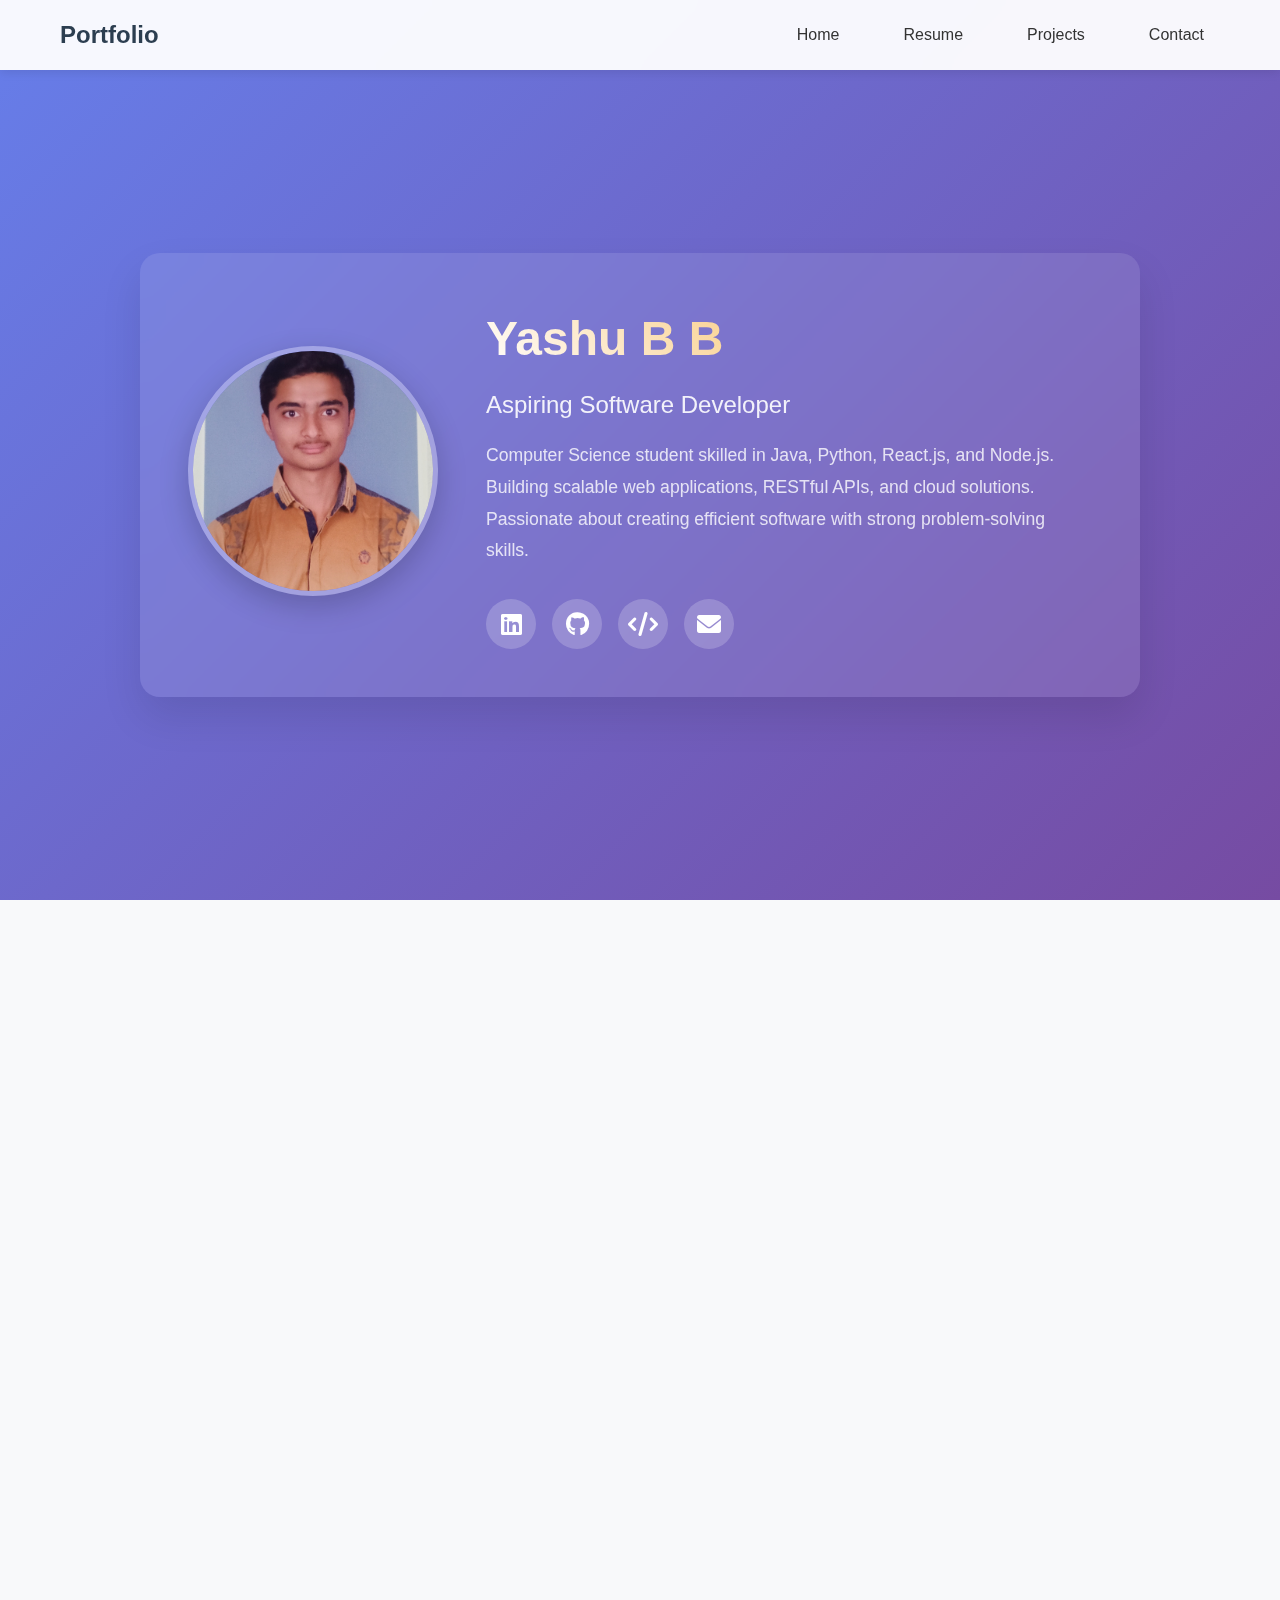
<file: index.html>
<!DOCTYPE html>
<html lang="en">
<head>
    <meta charset="UTF-8">
    <meta name="viewport" content="width=device-width, initial-scale=1.0">
    <title>Yashu B B - Portfolio</title>
    <link rel="stylesheet" href="style.css">
    <link href="https://cdnjs.cloudflare.com/ajax/libs/font-awesome/6.0.0/css/all.min.css" rel="stylesheet">
</head>
<body>
    <nav class="navbar">
        <div class="nav-container">
            <div class="nav-logo">Portfolio</div>
            <ul class="nav-menu">
                <li><a href="#home" class="nav-link">Home</a></li>
                <li><a href="resume.html" class="nav-link">Resume</a></li>
                <li><a href="projects.html" class="nav-link">Projects</a></li>
                <li><a href="contact.html" class="nav-link">Contact</a></li>
            </ul>
        </div>
    </nav>

    <section id="home" class="hero">
        <div class="hero-content">
            <div class="profile-section">
                <div class="profile-image">
                    <img src="yashu.jpg" alt="Yashu B B Profile Picture" id="profileImg">
                </div>
                <div class="profile-info">
                    <h1 class="name">Yashu B B</h1>
                    <p class="title">Aspiring Software Developer</p>
                    <p class="bio">
                        Computer Science student skilled in Java, Python, React.js, and Node.js. Building scalable web applications, RESTful APIs, and cloud solutions. Passionate about creating efficient software with strong problem-solving skills.
                    </p>
                    <div class="social-links">
                        <a href="https://www.linkedin.com/in/yashu24/" class="social-link"><i class="fab fa-linkedin"></i></a>
                        <a href="https://github.com/yashu/" class="social-link"><i class="fab fa-github"></i></a>
                        <a href="https://leetcode.com/u/yashu24/" class="social-link"><i class="fas fa-code"></i></a>
                        <a href="mailto:yabi23@cmrit.ac.in" class="social-link"><i class="fas fa-envelope"></i></a>
                    </div>
                </div>
            </div>
        </div>
    </section>

    <section class="about">
        <div class="container">
            <h2 class="section-title">About Me</h2>
            <div class="about-content">
                <div class="about-text">
                    <h3>Personal Information</h3>
                    <div class="info-grid">
                        <div class="info-item">
                            <strong>Name:</strong> Yashu B B
                        </div>
                        <div class="info-item">
                            <strong>Age:</strong> 19 Years
                        </div>
                        <div class="info-item">
                            <strong>Location:</strong> Bangalore, Karnataka
                        </div>
                        <div class="info-item">
                            <strong>Email:</strong> yabi23@cmrit.ac.in
                        </div>
                        <div class="info-item">
                            <strong>Phone:</strong> +91 9731989985
                        </div>
                        <div class="info-item">
                            <strong>Languages:</strong> English, Kannada, Hindi
                        </div>
                    </div>
                </div>
            </div>
        </div>
    </section>

    <section class="skills">
        <div class="container">
            <h2 class="section-title">Technical Skills</h2>
            <div class="skills-grid">
                <div class="skill-category">
                    <h3>Programming Languages</h3>
                    <div class="skill-item">
                        <span>Java</span>
                        <div class="skill-bar">
                            <div class="skill-progress" data-width="85%"></div>
                        </div>
                    </div>
                    <div class="skill-item">
                        <span>Python</span>
                        <div class="skill-bar">
                            <div class="skill-progress" data-width="80%"></div>
                        </div>
                    </div>
                    <div class="skill-item">
                        <span>JavaScript</span>
                        <div class="skill-bar">
                            <div class="skill-progress" data-width="75%"></div>
                        </div>
                    </div>
                </div>
                <div class="skill-category">
                    <h3>Web Technologies</h3>
                    <div class="skill-item">
                        <span>HTML/CSS</span>
                        <div class="skill-bar">
                            <div class="skill-progress" data-width="90%"></div>
                        </div>
                    </div>
                    <div class="skill-item">
                        <span>React.js</span>
                        <div class="skill-bar">
                            <div class="skill-progress" data-width="70%"></div>
                        </div>
                    </div>
                    <div class="skill-item">
                        <span>Node.js</span>
                        <div class="skill-bar">
                            <div class="skill-progress" data-width="65%"></div>
                        </div>
                    </div>
                </div>
            </div>
        </div>
    </section>

    <script src="script.js"></script>
</body>
</html>
</file>
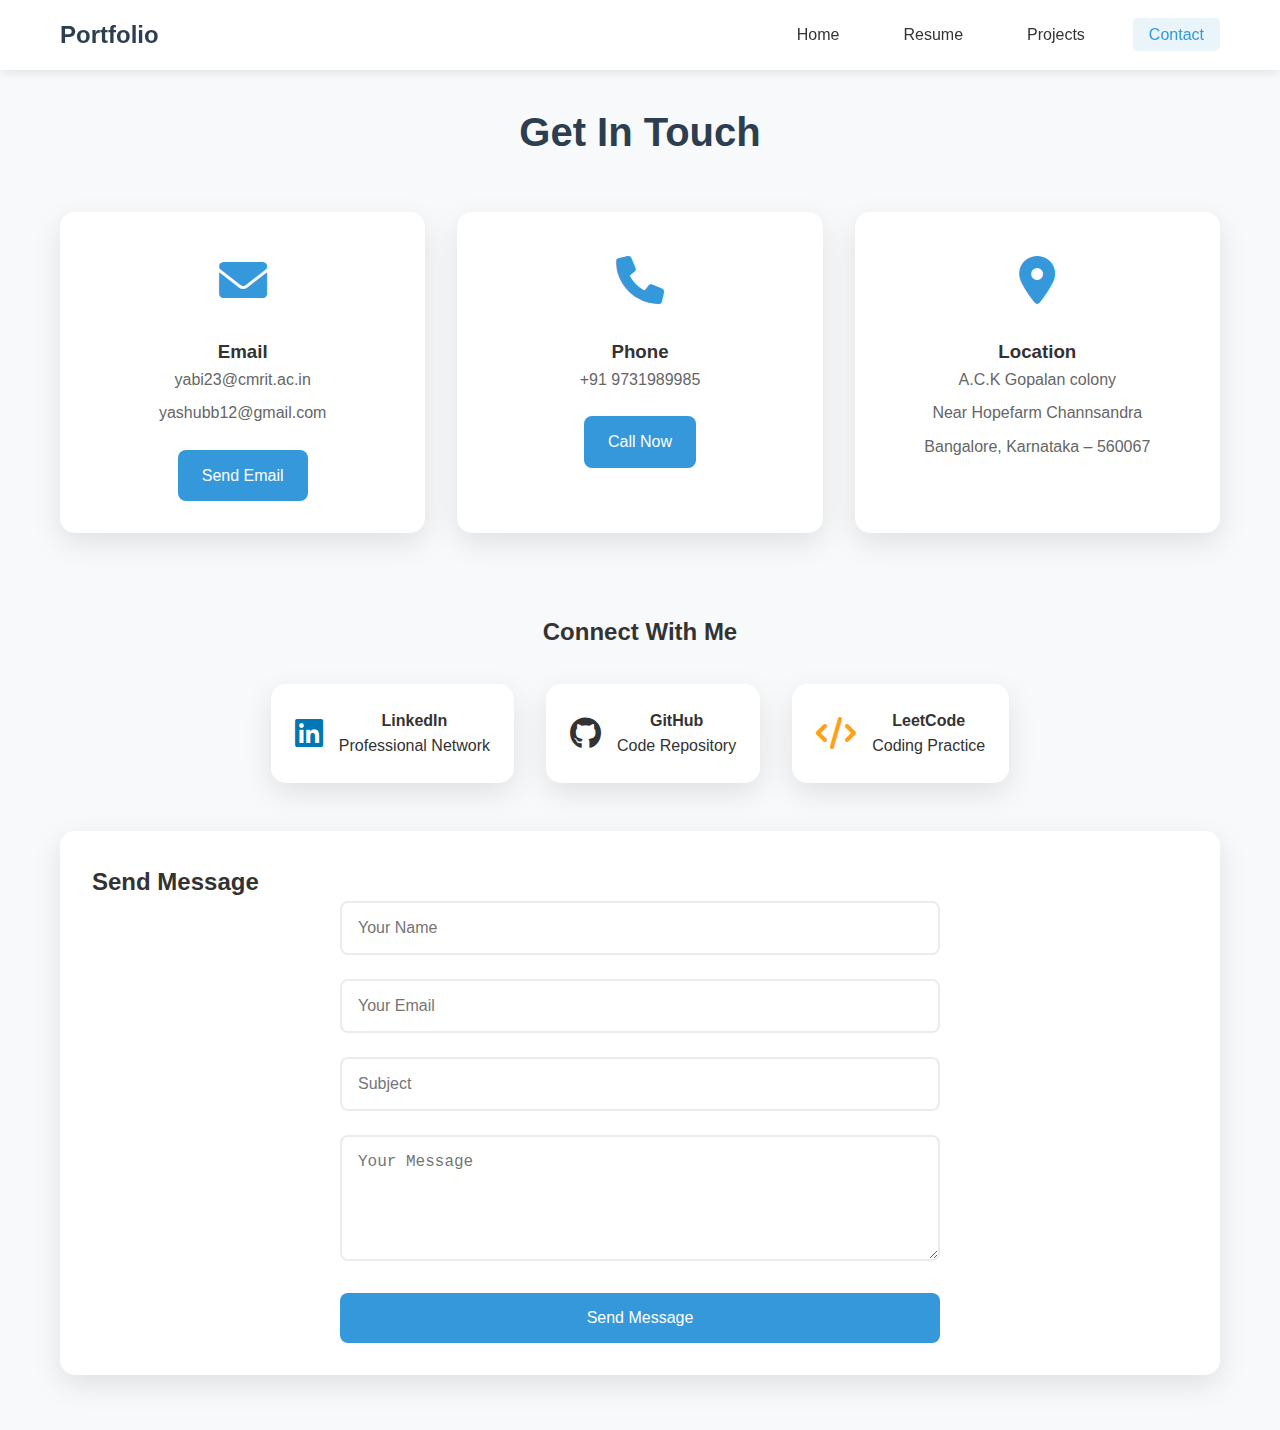
<file: contact.html>
<!DOCTYPE html>
<html lang="en">
<head>
    <meta charset="UTF-8">
    <meta name="viewport" content="width=device-width, initial-scale=1.0">
    <title>Contact - Yashu B B</title>
    <link rel="stylesheet" href="style.css">
    <link href="https://cdnjs.cloudflare.com/ajax/libs/font-awesome/6.0.0/css/all.min.css" rel="stylesheet">
</head>
<body>
    <nav class="navbar">
        <div class="nav-container">
            <div class="nav-logo">Portfolio</div>
            <ul class="nav-menu">
                <li><a href="index.html" class="nav-link">Home</a></li>
                <li><a href="resume.html" class="nav-link">Resume</a></li>
                <li><a href="projects.html" class="nav-link">Projects</a></li>
                <li><a href="contact.html" class="nav-link active">Contact</a></li>
            </ul>
        </div>
    </nav>

    <section class="contact-page">
        <div class="container">
            <h1 class="page-title">Get In Touch</h1>
            
            <div class="contact-content">
                <div class="contact-info">
                    <div class="contact-card">
                        <div class="contact-icon">
                            <i class="fas fa-envelope"></i>
                        </div>
                        <h3>Email</h3>
                        <p>yabi23@cmrit.ac.in</p>
                        <p>yashubb12@gmail.com</p>
                        <a href="mailto:yabi23@cmrit.ac.in" class="contact-btn">Send Email</a>
                    </div>

                    <div class="contact-card">
                        <div class="contact-icon">
                            <i class="fas fa-phone"></i>
                        </div>
                        <h3>Phone</h3>
                        <p>+91 9731989985</p>
                        <a href="tel:+919731989985" class="contact-btn">Call Now</a>
                    </div>

                    <div class="contact-card">
                        <div class="contact-icon">
                            <i class="fas fa-map-marker-alt"></i>
                        </div>
                        <h3>Location</h3>
                        <p>A.C.K Gopalan colony</p>
                        <p>Near Hopefarm Channsandra</p>
                        <p>Bangalore, Karnataka – 560067</p>
                    </div>
                </div>

                <div class="social-section">
                    <h2>Connect With Me</h2>
                    <div class="social-links-large">
                        <a href="https://www.linkedin.com/in/yashu24/" class="social-card linkedin">
                            <i class="fab fa-linkedin"></i>
                            <div>
                                <h4>LinkedIn</h4>
                                <p>Professional Network</p>
                            </div>
                        </a>
                        <a href="https://github.com/yashu/" class="social-card github">
                            <i class="fab fa-github"></i>
                            <div>
                                <h4>GitHub</h4>
                                <p>Code Repository</p>
                            </div>
                        </a>
                        <a href="https://leetcode.com/u/yashu24/" class="social-card leetcode">
                            <i class="fas fa-code"></i>
                            <div>
                                <h4>LeetCode</h4>
                                <p>Coding Practice</p>
                            </div>
                        </a>
                    </div>
                </div>

                <div class="contact-form-section">
                    <h2>Send Message</h2>
                    <form class="contact-form">
                        <div class="form-group">
                            <input type="text" placeholder="Your Name" required>
                        </div>
                        <div class="form-group">
                            <input type="email" placeholder="Your Email" required>
                        </div>
                        <div class="form-group">
                            <input type="text" placeholder="Subject" required>
                        </div>
                        <div class="form-group">
                            <textarea placeholder="Your Message" rows="5" required></textarea>
                        </div>
                        <button type="submit" class="submit-btn">Send Message</button>
                    </form>
                </div>
            </div>
        </div>
    </section>

    <script>
        document.querySelector('.contact-form').addEventListener('submit', function(e) {
            e.preventDefault();
            alert('Thank you for your message! I will get back to you soon.');
        });
    </script>
</body>
</html>
</file>
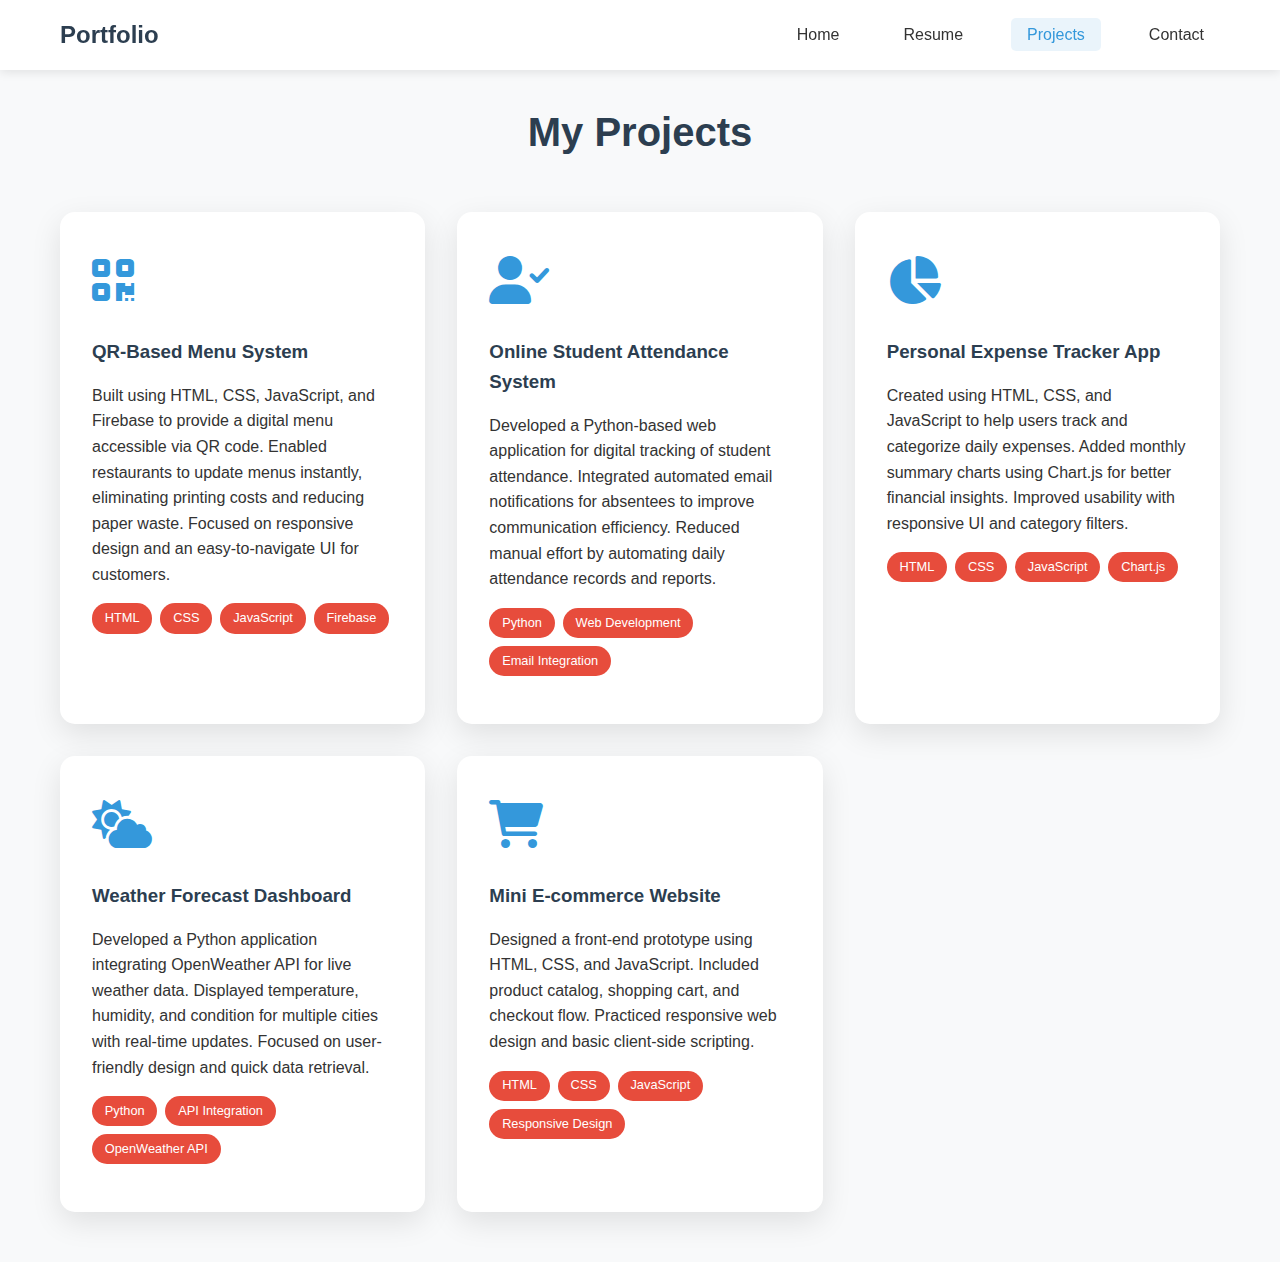
<file: projects.html>
<!DOCTYPE html>
<html lang="en">
<head>
    <meta charset="UTF-8">
    <meta name="viewport" content="width=device-width, initial-scale=1.0">
    <title>Projects - Yashu B B</title>
    <link rel="stylesheet" href="style.css">
    <link href="https://cdnjs.cloudflare.com/ajax/libs/font-awesome/6.0.0/css/all.min.css" rel="stylesheet">
</head>
<body>
    <nav class="navbar">
        <div class="nav-container">
            <div class="nav-logo">Portfolio</div>
            <ul class="nav-menu">
                <li><a href="index.html" class="nav-link">Home</a></li>
                <li><a href="resume.html" class="nav-link">Resume</a></li>
                <li><a href="projects.html" class="nav-link active">Projects</a></li>
                <li><a href="contact.html" class="nav-link">Contact</a></li>
            </ul>
        </div>
    </nav>

    <section class="projects-page">
        <div class="container">
            <h1 class="page-title">My Projects</h1>
            
            <div class="projects-grid">
                <div class="project-card">
                    <div class="project-icon">
                        <i class="fas fa-qrcode"></i>
                    </div>
                    <h3>QR-Based Menu System</h3>
                    <p>Built using HTML, CSS, JavaScript, and Firebase to provide a digital menu accessible via QR code. Enabled restaurants to update menus instantly, eliminating printing costs and reducing paper waste. Focused on responsive design and an easy-to-navigate UI for customers.</p>
                    <div class="project-tech">
                        <span>HTML</span>
                        <span>CSS</span>
                        <span>JavaScript</span>
                        <span>Firebase</span>
                    </div>
                </div>

                <div class="project-card">
                    <div class="project-icon">
                        <i class="fas fa-user-check"></i>
                    </div>
                    <h3>Online Student Attendance System</h3>
                    <p>Developed a Python-based web application for digital tracking of student attendance. Integrated automated email notifications for absentees to improve communication efficiency. Reduced manual effort by automating daily attendance records and reports.</p>
                    <div class="project-tech">
                        <span>Python</span>
                        <span>Web Development</span>
                        <span>Email Integration</span>
                    </div>
                </div>

                <div class="project-card">
                    <div class="project-icon">
                        <i class="fas fa-chart-pie"></i>
                    </div>
                    <h3>Personal Expense Tracker App</h3>
                    <p>Created using HTML, CSS, and JavaScript to help users track and categorize daily expenses. Added monthly summary charts using Chart.js for better financial insights. Improved usability with responsive UI and category filters.</p>
                    <div class="project-tech">
                        <span>HTML</span>
                        <span>CSS</span>
                        <span>JavaScript</span>
                        <span>Chart.js</span>
                    </div>
                </div>

                <div class="project-card">
                    <div class="project-icon">
                        <i class="fas fa-cloud-sun"></i>
                    </div>
                    <h3>Weather Forecast Dashboard</h3>
                    <p>Developed a Python application integrating OpenWeather API for live weather data. Displayed temperature, humidity, and condition for multiple cities with real-time updates. Focused on user-friendly design and quick data retrieval.</p>
                    <div class="project-tech">
                        <span>Python</span>
                        <span>API Integration</span>
                        <span>OpenWeather API</span>
                    </div>
                </div>

                <div class="project-card">
                    <div class="project-icon">
                        <i class="fas fa-shopping-cart"></i>
                    </div>
                    <h3>Mini E-commerce Website</h3>
                    <p>Designed a front-end prototype using HTML, CSS, and JavaScript. Included product catalog, shopping cart, and checkout flow. Practiced responsive web design and basic client-side scripting.</p>
                    <div class="project-tech">
                        <span>HTML</span>
                        <span>CSS</span>
                        <span>JavaScript</span>
                        <span>Responsive Design</span>
                    </div>
                </div>
            </div>
        </div>
    </section>
</body>
</html>
</file>
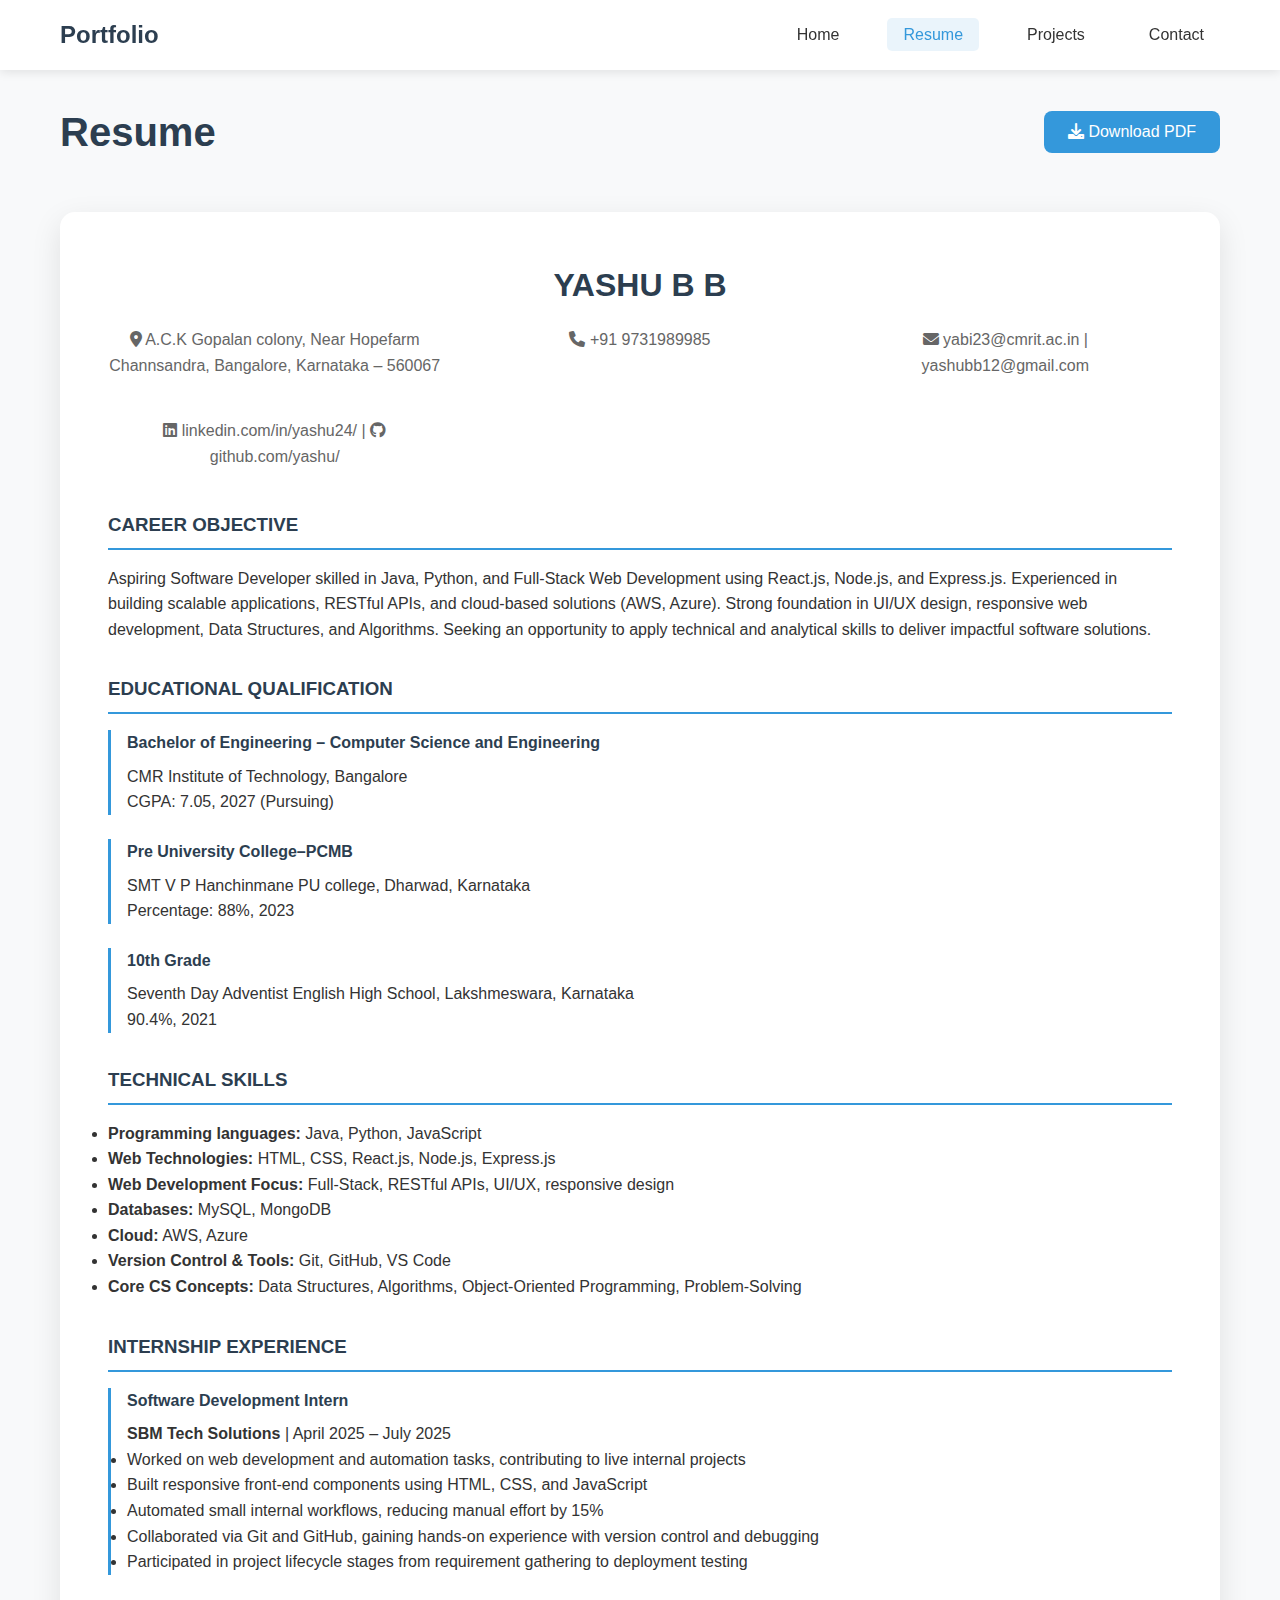
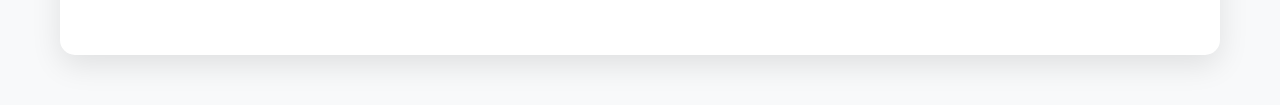
<file: resume.html>
<!DOCTYPE html>
<html lang="en">
<head>
    <meta charset="UTF-8">
    <meta name="viewport" content="width=device-width, initial-scale=1.0">
    <title>Resume - Yashu B B</title>
    <link rel="stylesheet" href="style.css">
    <link href="https://cdnjs.cloudflare.com/ajax/libs/font-awesome/6.0.0/css/all.min.css" rel="stylesheet">
</head>
<body>
    <nav class="navbar">
        <div class="nav-container">
            <div class="nav-logo">Portfolio</div>
            <ul class="nav-menu">
                <li><a href="index.html" class="nav-link">Home</a></li>
                <li><a href="resume.html" class="nav-link active">Resume</a></li>
                <li><a href="projects.html" class="nav-link">Projects</a></li>
                <li><a href="contact.html" class="nav-link">Contact</a></li>
            </ul>
        </div>
    </nav>

    <section class="resume-section">
        <div class="container">
            <div class="resume-header">
                <h1>Resume</h1>
                <div class="resume-actions">
                    <button onclick="downloadPDF()" class="btn-download">
                        <i class="fas fa-download"></i> Download PDF
                    </button>
                </div>
            </div>

            <div class="resume-content">
                <div class="resume-header-info">
                    <h2>YASHU B B</h2>
                    <div class="contact-info">
                        <p><i class="fas fa-map-marker-alt"></i> A.C.K Gopalan colony, Near Hopefarm Channsandra, Bangalore, Karnataka – 560067</p>
                        <p><i class="fas fa-phone"></i> +91 9731989985</p>
                        <p><i class="fas fa-envelope"></i> yabi23@cmrit.ac.in | yashubb12@gmail.com</p>
                        <p><i class="fab fa-linkedin"></i> linkedin.com/in/yashu24/ | <i class="fab fa-github"></i> github.com/yashu/</p>
                    </div>
                </div>

                <div class="resume-section-content">
                    <h3>CAREER OBJECTIVE</h3>
                    <p>Aspiring Software Developer skilled in Java, Python, and Full-Stack Web Development using React.js, Node.js, and Express.js. Experienced in building scalable applications, RESTful APIs, and cloud-based solutions (AWS, Azure). Strong foundation in UI/UX design, responsive web development, Data Structures, and Algorithms. Seeking an opportunity to apply technical and analytical skills to deliver impactful software solutions.</p>
                </div>

                <div class="resume-section-content">
                    <h3>EDUCATIONAL QUALIFICATION</h3>
                    <div class="education-item">
                        <h4>Bachelor of Engineering – Computer Science and Engineering</h4>
                        <p>CMR Institute of Technology, Bangalore</p>
                        <p>CGPA: 7.05, 2027 (Pursuing)</p>
                    </div>
                    <div class="education-item">
                        <h4>Pre University College–PCMB</h4>
                        <p>SMT V P Hanchinmane PU college, Dharwad, Karnataka</p>
                        <p>Percentage: 88%, 2023</p>
                    </div>
                    <div class="education-item">
                        <h4>10th Grade</h4>
                        <p>Seventh Day Adventist English High School, Lakshmeswara, Karnataka</p>
                        <p>90.4%, 2021</p>
                    </div>
                </div>

                <div class="resume-section-content">
                    <h3>TECHNICAL SKILLS</h3>
                    <ul>
                        <li><strong>Programming languages:</strong> Java, Python, JavaScript</li>
                        <li><strong>Web Technologies:</strong> HTML, CSS, React.js, Node.js, Express.js</li>
                        <li><strong>Web Development Focus:</strong> Full-Stack, RESTful APIs, UI/UX, responsive design</li>
                        <li><strong>Databases:</strong> MySQL, MongoDB</li>
                        <li><strong>Cloud:</strong> AWS, Azure</li>
                        <li><strong>Version Control & Tools:</strong> Git, GitHub, VS Code</li>
                        <li><strong>Core CS Concepts:</strong> Data Structures, Algorithms, Object-Oriented Programming, Problem-Solving</li>
                    </ul>
                </div>

                <div class="resume-section-content">
                    <h3>INTERNSHIP EXPERIENCE</h3>
                    <div class="experience-item">
                        <h4>Software Development Intern</h4>
                        <p><strong>SBM Tech Solutions</strong> | April 2025 – July 2025</p>
                        <ul>
                            <li>Worked on web development and automation tasks, contributing to live internal projects</li>
                            <li>Built responsive front-end components using HTML, CSS, and JavaScript</li>
                            <li>Automated small internal workflows, reducing manual effort by 15%</li>
                            <li>Collaborated via Git and GitHub, gaining hands-on experience with version control and debugging</li>
                            <li>Participated in project lifecycle stages from requirement gathering to deployment testing</li>
                        </ul>
                    </div>
                </div>
            </div>
        </div>
    </section>

    <script>
        function downloadPDF() {
            const link = document.createElement('a');
            link.href = 'YASHU%20B%20B%20Word.pdf';
            link.download = 'Yashu B B word.pdf';
            link.click();
        }


    </script>
</body>
</html>
</file>
<file: style.css>
* {
    margin: 0;
    padding: 0;
    box-sizing: border-box;
}

body {
    font-family: 'Segoe UI', Tahoma, Geneva, Verdana, sans-serif;
    line-height: 1.6;
    color: #333;
    background-color: #f8f9fa;
}

.container {
    max-width: 1200px;
    margin: 0 auto;
    padding: 0 20px;
}

/* Navigation */
.navbar {
    position: fixed;
    top: 0;
    width: 100%;
    background: rgba(255, 255, 255, 0.95);
    backdrop-filter: blur(10px);
    z-index: 1000;
    padding: 1rem 0;
    box-shadow: 0 2px 10px rgba(0,0,0,0.1);
}

.nav-container {
    max-width: 1200px;
    margin: 0 auto;
    padding: 0 20px;
    display: flex;
    justify-content: space-between;
    align-items: center;
}

.nav-logo {
    font-size: 1.5rem;
    font-weight: bold;
    color: #2c3e50;
}

.nav-menu {
    display: flex;
    list-style: none;
    gap: 2rem;
}

.nav-link {
    text-decoration: none;
    color: #333;
    font-weight: 500;
    transition: color 0.3s;
    padding: 0.5rem 1rem;
    border-radius: 5px;
}

.nav-link:hover, .nav-link.active {
    color: #3498db;
    background-color: rgba(52, 152, 219, 0.1);
}

/* Hero Section */
.hero {
    min-height: 100vh;
    display: flex;
    align-items: center;
    justify-content: center;
    padding: 100px 20px 50px;
    background: linear-gradient(135deg, #667eea 0%, #764ba2 100%);
}

.profile-section {
    display: flex;
    align-items: center;
    gap: 3rem;
    max-width: 1000px;
    background: rgba(255, 255, 255, 0.1);
    backdrop-filter: blur(10px);
    padding: 3rem;
    border-radius: 20px;
    box-shadow: 0 20px 40px rgba(0,0,0,0.1);
}

.profile-image {
    flex-shrink: 0;
}

.profile-image img {
    width: 250px;
    height: 250px;
    border-radius: 50%;
    object-fit: cover;
    border: 5px solid rgba(255, 255, 255, 0.3);
    box-shadow: 0 10px 30px rgba(0,0,0,0.2);
}

.profile-info {
    color: white;
}

.name {
    font-size: 3rem;
    margin-bottom: 0.5rem;
    background: linear-gradient(45deg, #fff, #f39c12);
    -webkit-background-clip: text;
    -webkit-text-fill-color: transparent;
}

.title {
    font-size: 1.5rem;
    margin-bottom: 1rem;
    opacity: 0.9;
}

.bio {
    font-size: 1.1rem;
    margin-bottom: 2rem;
    opacity: 0.8;
    line-height: 1.8;
}

.social-links {
    display: flex;
    gap: 1rem;
}

.social-link {
    display: inline-flex;
    align-items: center;
    justify-content: center;
    width: 50px;
    height: 50px;
    background: rgba(255, 255, 255, 0.2);
    color: white;
    border-radius: 50%;
    font-size: 1.5rem;
    text-decoration: none;
    transition: all 0.3s;
}

.social-link:hover {
    background: rgba(255, 255, 255, 0.3);
    transform: translateY(-3px);
}

/* About Section */
.about {
    padding: 80px 0;
    background: white;
}

.section-title {
    text-align: center;
    font-size: 2.5rem;
    margin-bottom: 3rem;
    color: #2c3e50;
    position: relative;
}

.section-title::after {
    content: '';
    position: absolute;
    bottom: -10px;
    left: 50%;
    transform: translateX(-50%);
    width: 50px;
    height: 3px;
    background: #3498db;
}

.about-content {
    max-width: 800px;
    margin: 0 auto;
}

.info-grid {
    display: grid;
    grid-template-columns: repeat(auto-fit, minmax(250px, 1fr));
    gap: 1.5rem;
    margin-top: 2rem;
}

.info-item {
    background: #f8f9fa;
    padding: 1.5rem;
    border-radius: 10px;
    border-left: 4px solid #3498db;
}

/* Skills Section */
.skills {
    padding: 80px 0;
    background: #f8f9fa;
}

.skills-grid {
    display: grid;
    grid-template-columns: repeat(auto-fit, minmax(400px, 1fr));
    gap: 3rem;
}

.skill-category {
    background: white;
    padding: 2rem;
    border-radius: 15px;
    box-shadow: 0 10px 30px rgba(0,0,0,0.1);
}

.skill-category h3 {
    margin-bottom: 2rem;
    color: #2c3e50;
    font-size: 1.3rem;
}

.skill-item {
    margin-bottom: 1.5rem;
}

.skill-item span {
    display: block;
    margin-bottom: 0.5rem;
    font-weight: 500;
}

.skill-bar {
    height: 8px;
    background: #e9ecef;
    border-radius: 4px;
    overflow: hidden;
}

.skill-progress {
    height: 100%;
    background: linear-gradient(90deg, #3498db, #2980b9);
    border-radius: 4px;
    width: 0;
    transition: width 2s ease-in-out;
}

/* Resume Page */
.resume-section {
    padding: 100px 0 50px;
    min-height: 100vh;
}

.resume-header {
    display: flex;
    justify-content: space-between;
    align-items: center;
    margin-bottom: 3rem;
}

.resume-header h1 {
    font-size: 2.5rem;
    color: #2c3e50;
}

.resume-actions {
    display: flex;
    gap: 1rem;
}

.btn-download, .btn-print {
    padding: 12px 24px;
    border: none;
    border-radius: 8px;
    cursor: pointer;
    font-size: 1rem;
    transition: all 0.3s;
}

.btn-download {
    background: #3498db;
    color: white;
}

.btn-print {
    background: #2ecc71;
    color: white;
}

.btn-download:hover, .btn-print:hover {
    transform: translateY(-2px);
    box-shadow: 0 5px 15px rgba(0,0,0,0.2);
}

.resume-content {
    background: white;
    padding: 3rem;
    border-radius: 15px;
    box-shadow: 0 10px 30px rgba(0,0,0,0.1);
}

.resume-header-info h2 {
    font-size: 2rem;
    color: #2c3e50;
    margin-bottom: 1rem;
    text-align: center;
}

.contact-info {
    text-align: center;
    margin-bottom: 2rem;
}

.contact-info p {
    margin-bottom: 0.5rem;
    color: #666;
}

.resume-section-content {
    margin-bottom: 2rem;
}

.resume-section-content h3 {
    color: #2c3e50;
    border-bottom: 2px solid #3498db;
    padding-bottom: 0.5rem;
    margin-bottom: 1rem;
}

.education-item, .experience-item {
    margin-bottom: 1.5rem;
    padding-left: 1rem;
    border-left: 3px solid #3498db;
}

.education-item h4, .experience-item h4 {
    color: #2c3e50;
    margin-bottom: 0.5rem;
}

/* Projects Page */
.projects-page {
    padding: 100px 0 50px;
    min-height: 100vh;
}

.page-title {
    text-align: center;
    font-size: 2.5rem;
    margin-bottom: 3rem;
    color: #2c3e50;
}

.projects-grid {
    display: grid;
    grid-template-columns: repeat(auto-fit, minmax(350px, 1fr));
    gap: 2rem;
}

.project-card {
    background: white;
    padding: 2rem;
    border-radius: 15px;
    box-shadow: 0 10px 30px rgba(0,0,0,0.1);
    transition: transform 0.3s;
}

.project-card:hover {
    transform: translateY(-5px);
}

.project-icon {
    font-size: 3rem;
    color: #3498db;
    margin-bottom: 1rem;
}

.project-card h3 {
    color: #2c3e50;
    margin-bottom: 1rem;
}

.project-tech {
    display: flex;
    flex-wrap: wrap;
    gap: 0.5rem;
    margin: 1rem 0;
}

.project-tech span {
    background: #e74c3c;
    color: white;
    padding: 0.3rem 0.8rem;
    border-radius: 15px;
    font-size: 0.8rem;
}

.project-links {
    display: flex;
    gap: 1rem;
    margin-top: 1rem;
}

.project-link {
    text-decoration: none;
    color: #3498db;
    font-weight: 500;
    transition: color 0.3s;
}

.project-link:hover {
    color: #2980b9;
}

/* Contact Page */
.contact-page {
    padding: 100px 0 50px;
    min-height: 100vh;
}

.contact-content {
    display: grid;
    gap: 3rem;
}

.contact-info {
    display: grid;
    grid-template-columns: repeat(auto-fit, minmax(250px, 1fr));
    gap: 2rem;
}

.contact-card {
    background: white;
    padding: 2rem;
    border-radius: 15px;
    box-shadow: 0 10px 30px rgba(0,0,0,0.1);
    text-align: center;
}

.contact-icon {
    font-size: 3rem;
    color: #3498db;
    margin-bottom: 1rem;
}

.contact-btn {
    display: inline-block;
    margin-top: 1rem;
    padding: 0.8rem 1.5rem;
    background: #3498db;
    color: white;
    text-decoration: none;
    border-radius: 8px;
    transition: background 0.3s;
}

.contact-btn:hover {
    background: #2980b9;
}

.social-section {
    text-align: center;
}

.social-links-large {
    display: flex;
    justify-content: center;
    gap: 2rem;
    margin-top: 2rem;
}

.social-card {
    display: flex;
    align-items: center;
    gap: 1rem;
    background: white;
    padding: 1.5rem;
    border-radius: 15px;
    box-shadow: 0 10px 30px rgba(0,0,0,0.1);
    text-decoration: none;
    color: #333;
    transition: transform 0.3s;
}

.social-card:hover {
    transform: translateY(-3px);
}

.social-card i {
    font-size: 2rem;
}

.linkedin i { color: #0077b5; }
.github i { color: #333; }
.leetcode i { color: #ffa116; }

.contact-form-section {
    background: white;
    padding: 2rem;
    border-radius: 15px;
    box-shadow: 0 10px 30px rgba(0,0,0,0.1);
}

.contact-form {
    max-width: 600px;
    margin: 0 auto;
}

.form-group {
    margin-bottom: 1.5rem;
}

.form-group input,
.form-group textarea {
    width: 100%;
    padding: 1rem;
    border: 2px solid #e9ecef;
    border-radius: 8px;
    font-size: 1rem;
    transition: border-color 0.3s;
}

.form-group input:focus,
.form-group textarea:focus {
    outline: none;
    border-color: #3498db;
}

.submit-btn {
    width: 100%;
    padding: 1rem;
    background: #3498db;
    color: white;
    border: none;
    border-radius: 8px;
    font-size: 1rem;
    cursor: pointer;
    transition: background 0.3s;
}

.submit-btn:hover {
    background: #2980b9;
}

/* Responsive */
@media (max-width: 768px) {
    .profile-section {
        flex-direction: column;
        text-align: center;
        gap: 2rem;
    }
    
    .name {
        font-size: 2rem;
    }
    
    .nav-menu {
        display: none;
    }
    
    .skills-grid {
        grid-template-columns: 1fr;
    }
    
    .social-links-large {
        flex-direction: column;
        align-items: center;
    }
}

/* Animation for skill bars */
.skill-progress[data-width="85%"] { width: 85%; }
.skill-progress[data-width="80%"] { width: 80%; }
.skill-progress[data-width="75%"] { width: 75%; }
.skill-progress[data-width="90%"] { width: 90%; }
.skill-progress[data-width="70%"] { width: 70%; }
.skill-progress[data-width="65%"] { width: 65%; }
</file>
